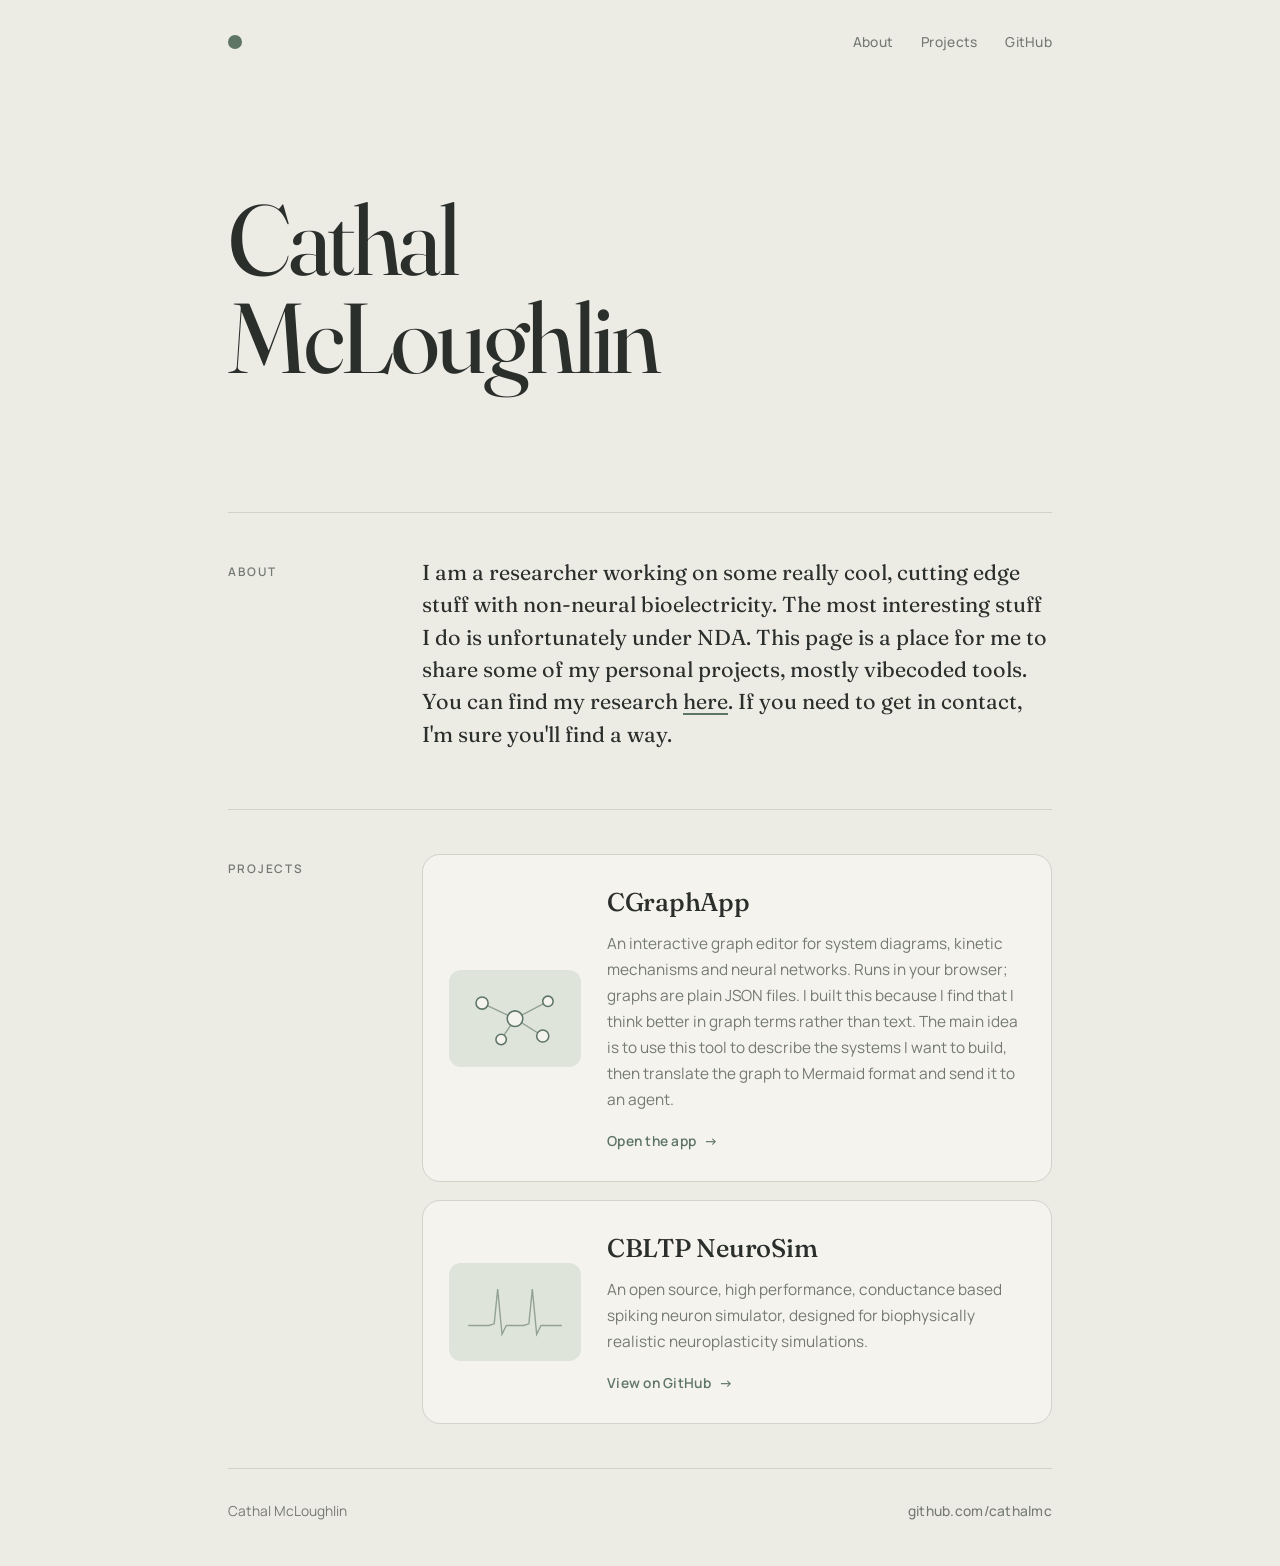
<file: index.html>
<!-- CREATED BY CLAUDE opus5.5 -->
<!doctype html>
<html lang="en">
<head>
    <meta charset="UTF-8">
    <meta name="viewport" content="width=device-width, initial-scale=1.0">
    <title>Cathal McLoughlin</title>
    <link rel="preconnect" href="https://fonts.googleapis.com">
    <link rel="preconnect" href="https://fonts.gstatic.com" crossorigin>
    <link rel="stylesheet" href="https://fonts.googleapis.com/css2?family=Fraunces:opsz,wght@9..144,400;9..144,500&family=Manrope:wght@400;500;600&display=swap">
    <link rel="stylesheet" href="styles.css">
</head>
<body>
    <div class="page">
        <header>
            <span class="mark" aria-hidden="true"></span>
            <nav>
                <a href="#about">About</a>
                <a href="#projects">Projects</a>
                <a href="https://github.com/cathalmc">GitHub</a>
            </nav>
        </header>

        <main>
            <h1>Cathal<br>McLoughlin</h1>

            <!-- ABOUT ME: edit the text inside the <p>...</p> below (add more <p> blocks for more paragraphs). -->
            <section id="about">
                <h2>About</h2>
                <div class="body">
                    <p>I am a researcher working on some really cool, cutting edge stuff with non-neural bioelectricity.  
                        The most interesting stuff I do is unfortunately under NDA.
                        This page is a place for me to share some of my personal projects, mostly vibecoded tools. 
                        You can find my research
                        <a href="https://scholar.google.com/citations?user=89IjIbAAAAAJ&amp;hl=en">here</a>.
                        If you need to get in contact, I'm sure you'll find a way. 
                       </p>
                </div>
            </section>

            <section id="projects">
                <h2>Projects</h2>
                <div class="body">
                    <a class="project" href="CGraphApp/">
                        <svg class="motif" viewBox="0 0 120 80" aria-hidden="true">
                            <path d="M22 22 L60 40 L98 20 M60 40 L44 64 M60 40 L92 60" />
                            <circle cx="22" cy="22" r="7" />
                            <circle cx="60" cy="40" r="9" />
                            <circle cx="98" cy="20" r="6" />
                            <circle cx="44" cy="64" r="6" />
                            <circle cx="92" cy="60" r="7" />
                        </svg>
                        <div>
                            <h3>CGraphApp</h3>
                            <p>An interactive graph editor for system diagrams, kinetic mechanisms
                                and neural networks. Runs in your browser; graphs are plain JSON
                                files. I built this because I find that I think better in graph
                                terms rather than text. The main idea is to use this tool to
                                describe the systems I want to build, then translate the graph to
                                Mermaid format and send it to an agent.</p>
                            <span class="open">Open the app</span>
                        </div>
                    </a>
                    <a class="project" href="https://github.com/cathalmc/CBLTP_NeuroSim">
                        <svg class="motif" viewBox="0 0 120 80" aria-hidden="true">
                            <path d="M6 56 H30 L36 54 L40 14 L45 66 L50 56 H70 L76 54 L80 14 L85 66 L90 56 H114" />
                        </svg>
                        <div>
                            <h3>CBLTP NeuroSim</h3>
                            <p>An open source, high performance, conductance based spiking neuron
                                simulator, designed for biophysically realistic neuroplasticity
                                simulations.</p>
                            <span class="open">View on GitHub</span>
                        </div>
                    </a>
                </div>
            </section>
        </main>

        <footer>
            <span>Cathal McLoughlin</span>
            <a href="https://github.com/cathalmc">github.com/cathalmc</a>
        </footer>
    </div>
</body>
</html>
</file>
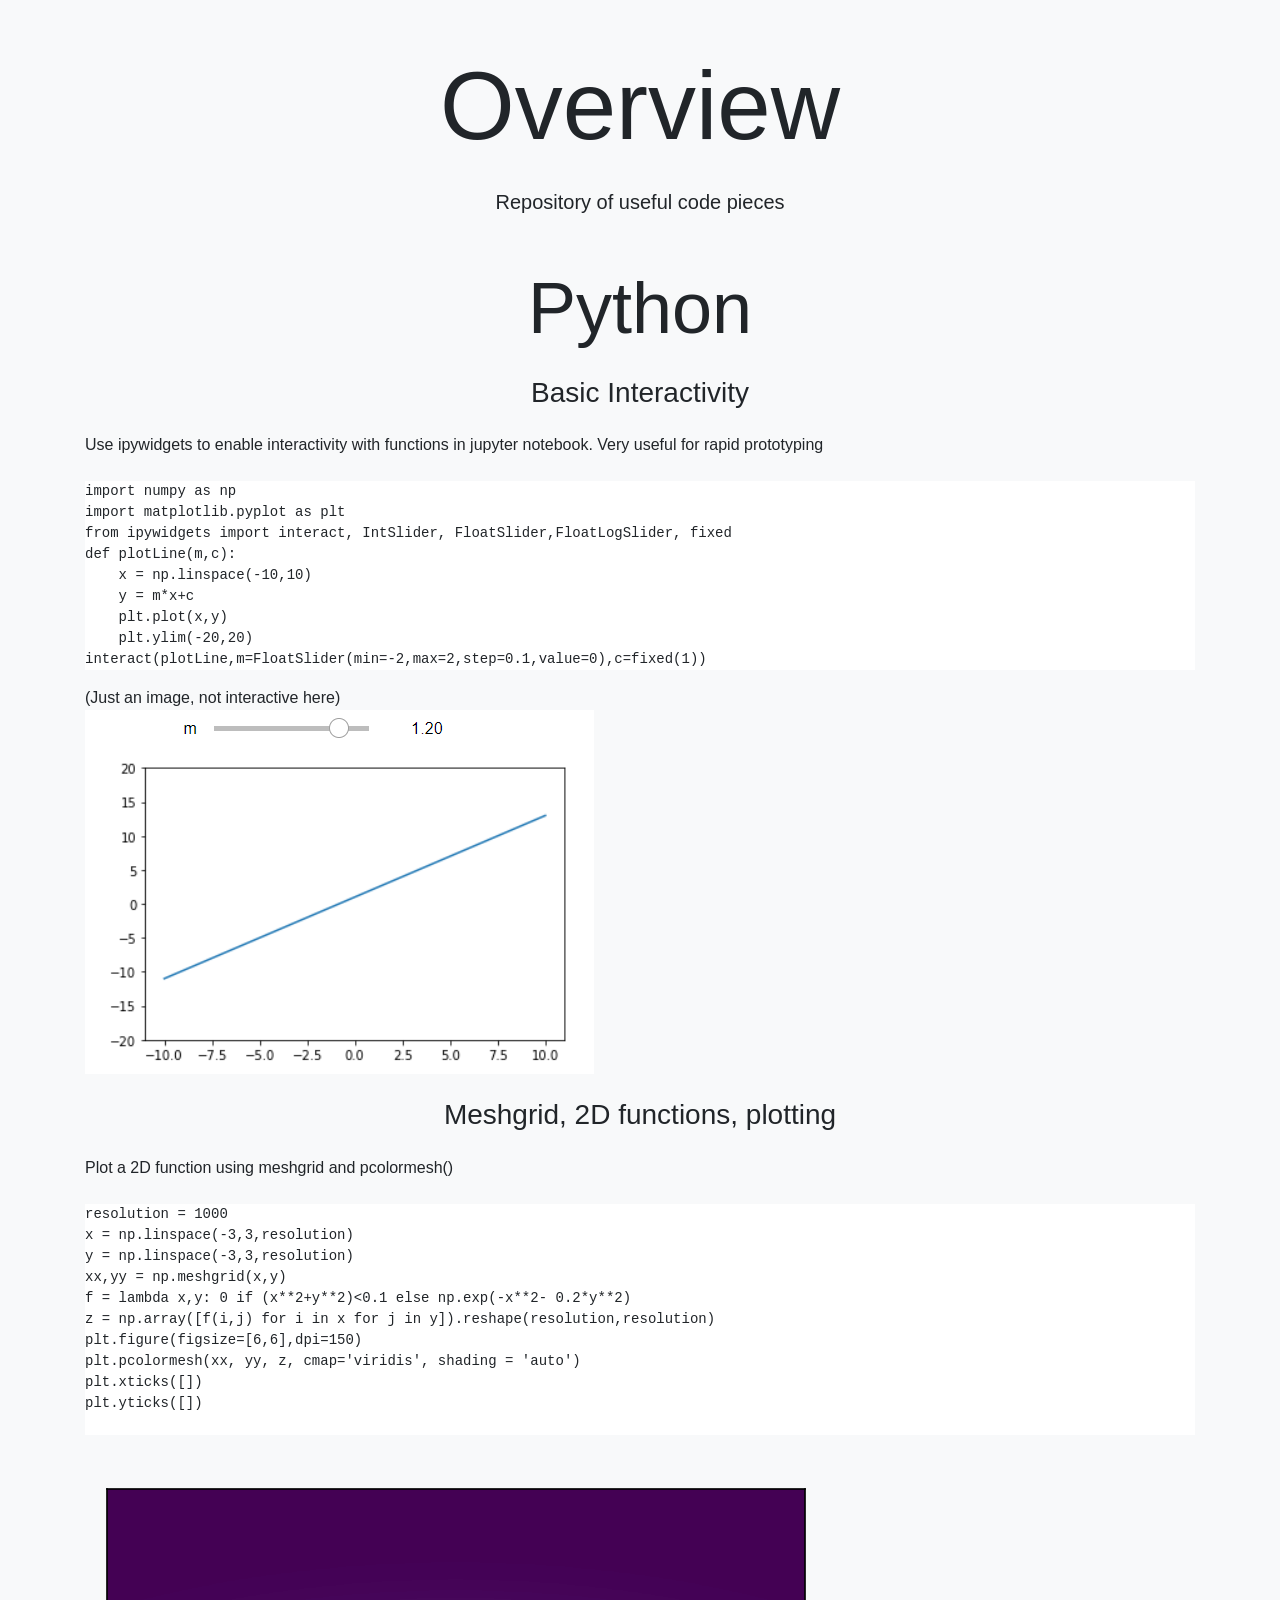
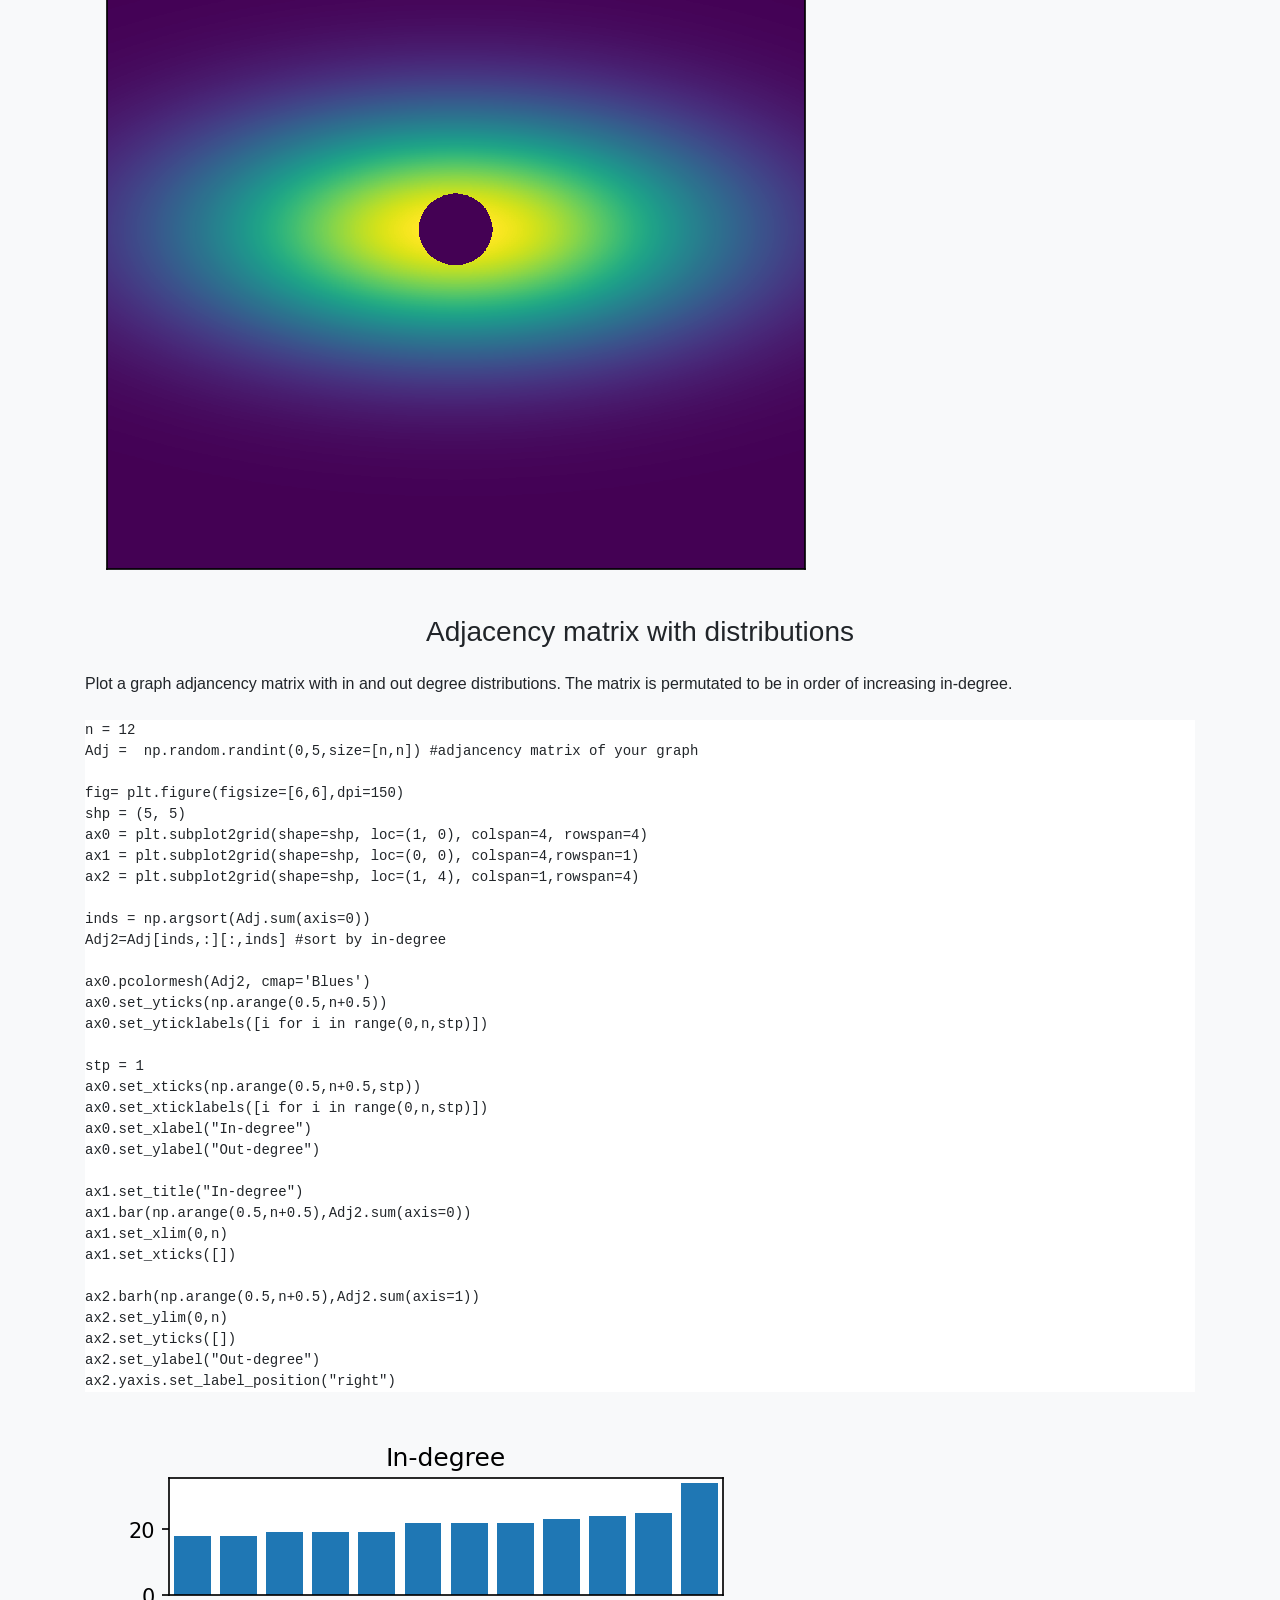
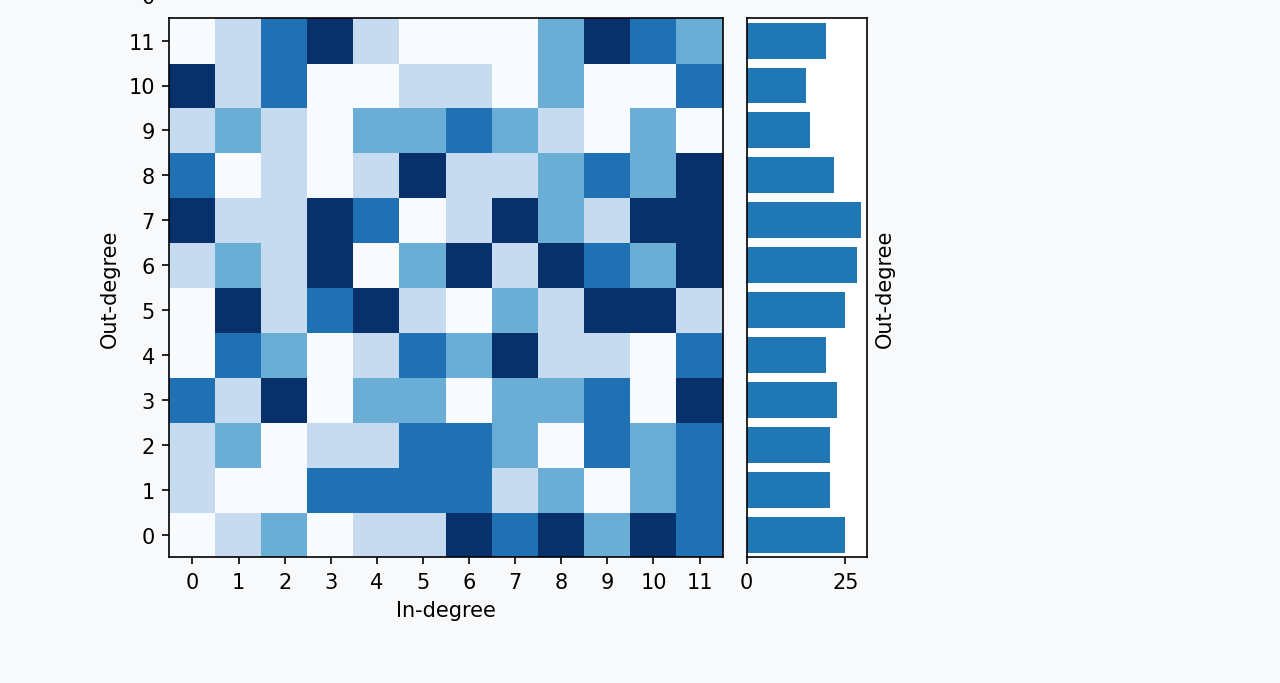
<file: archive/snippets.html>
<html lang="en">
<head>
    <meta charset="UTF-8">
    <meta http-equiv="X-UA-Compatible" content="IE=edge">
    <meta name="viewport" content="width=device-width, initial-scale=1.0">
    <link rel="stylesheet" href="https://stackpath.bootstrapcdn.com/bootstrap/4.3.1/css/bootstrap.min.css" integrity="sha384-ggOyR0iXCbMQv3Xipma34MD+dH/1fQ784/j6cY/iJTQUOhcWr7x9JvoRxT2MZw1T" crossorigin="anonymous">
    <meta name="robots" content="noindex">
    <title>Code Snippets</title>
</head>
<body class = "bg-light">
    <div class="container my-5 mx-auto">
        <h1 class="display-1 text-center my-4" >Overview</h1>
        <div class="text-center lead">
            Repository of useful code pieces
        </div>
    </div>
    <div class="python container my-5 mx-auto">
        <h2 class="display-3 text-center my-4" >Python</h1>
            <div>
            <h3 class="text-center my-4" >Basic Interactivity</h1>
            Use ipywidgets to enable interactivity with functions in jupyter notebook. Very useful for rapid prototyping 
            <br>
            <br>
            <pre class="bg-white"><code >import numpy as np
import matplotlib.pyplot as plt
from ipywidgets import interact, IntSlider, FloatSlider,FloatLogSlider, fixed
def plotLine(m,c):
    x = np.linspace(-10,10)
    y = m*x+c
    plt.plot(x,y)
    plt.ylim(-20,20) 
interact(plotLine,m=FloatSlider(min=-2,max=2,step=0.1,value=0),c=fixed(1))</code></pre>
                (Just an image, not interactive here)
                <br>
                <img src="src/ipywidgets.PNG" class="img-fluid" alt="Example of ipywidgets slider">
            </div>



            <div>
                <h3 class="text-center my-4" >Meshgrid, 2D functions, plotting</h1>
                Plot a 2D function using meshgrid and pcolormesh() 
                <br>
                <br>
<pre class="bg-white"><code>resolution = 1000
x = np.linspace(-3,3,resolution)
y = np.linspace(-3,3,resolution)
xx,yy = np.meshgrid(x,y)
f = lambda x,y: 0 if (x**2+y**2)<0.1 else np.exp(-x**2- 0.2*y**2) 
z = np.array([f(i,j) for i in x for j in y]).reshape(resolution,resolution)
plt.figure(figsize=[6,6],dpi=150)
plt.pcolormesh(xx, yy, z, cmap='viridis', shading = 'auto')
plt.xticks([])
plt.yticks([])
                    </code></pre>
                    <br>
                    <img src="src/imgplot.png" class="img-fluid " alt="Image result">
                </div>


                <div>
                    <h3 class="text-center my-4" >Adjacency matrix with distributions</h1>
                    Plot a graph adjancency matrix with in and out degree distributions. 
                    The matrix is permutated to be in order of increasing in-degree.
                    <br>
                    <br>
    <pre class="bg-white"><code>n = 12
Adj =  np.random.randint(0,5,size=[n,n]) #adjancency matrix of your graph

fig= plt.figure(figsize=[6,6],dpi=150)
shp = (5, 5)
ax0 = plt.subplot2grid(shape=shp, loc=(1, 0), colspan=4, rowspan=4)
ax1 = plt.subplot2grid(shape=shp, loc=(0, 0), colspan=4,rowspan=1)
ax2 = plt.subplot2grid(shape=shp, loc=(1, 4), colspan=1,rowspan=4)

inds = np.argsort(Adj.sum(axis=0))
Adj2=Adj[inds,:][:,inds] #sort by in-degree

ax0.pcolormesh(Adj2, cmap='Blues')
ax0.set_yticks(np.arange(0.5,n+0.5))
ax0.set_yticklabels([i for i in range(0,n,stp)])

stp = 1
ax0.set_xticks(np.arange(0.5,n+0.5,stp))
ax0.set_xticklabels([i for i in range(0,n,stp)])
ax0.set_xlabel("In-degree")
ax0.set_ylabel("Out-degree")

ax1.set_title("In-degree")
ax1.bar(np.arange(0.5,n+0.5),Adj2.sum(axis=0))
ax1.set_xlim(0,n)
ax1.set_xticks([])

ax2.barh(np.arange(0.5,n+0.5),Adj2.sum(axis=1))
ax2.set_ylim(0,n)
ax2.set_yticks([])
ax2.set_ylabel("Out-degree")
ax2.yaxis.set_label_position("right")       </code></pre>
                        <br>
                        <img src="src/adjancencymatrix.png" class="img-fluid " alt="adjancency matrix plot">
                    </div>

    </div>
    
</body>
</html>
</file>
<file: styles.css>
/* CREATED BY CLAUDE opus5.5 */
/* Home page theme: muted stone and sage. Every colour is a variable, so light and dark mode
   share all the rules below and only the palette changes. */
:root {
    --bg: #ecebe4;
    --surface: #f4f3ee;
    --text: #2b2f2c;
    --muted: #747a72;
    --line: #d3d2c8;
    --accent: #5e7565;
    --accentSoft: #dfe4da;
    --serif: "Fraunces", Georgia, serif;
    --sans: "Manrope", "Segoe UI", sans-serif;
}

@media (prefers-color-scheme: dark) {
    :root {
        --bg: #1b1d1b;
        --surface: #232623;
        --text: #dcddd5;
        --muted: #8d938a;
        --line: #343833;
        --accent: #9fb5a4;
        --accentSoft: #2c322d;
    }
}

*,
*::before,
*::after {
    box-sizing: border-box;
}

html {
    scroll-behavior: smooth;
}

body {
    margin: 0;
    background: var(--bg);
    color: var(--text);
    font-family: var(--sans);
    font-size: 1.02rem;
    line-height: 1.7;
    -webkit-font-smoothing: antialiased;
}

::selection {
    background: var(--accent);
    color: var(--bg);
}

a {
    color: inherit;
}

.page {
    max-width: 880px;
    margin: 0 auto;
    padding: 0 28px;
}

/* ---------- header ---------- */

header {
    display: flex;
    align-items: center;
    justify-content: space-between;
    padding: 30px 0;
}

.mark {
    width: 14px;
    height: 14px;
    border-radius: 50%;
    background: var(--accent);
}

nav {
    display: flex;
    gap: 28px;
}

nav a,
footer a {
    font-size: 0.86rem;
    font-weight: 500;
    letter-spacing: 0.02em;
    color: var(--muted);
    text-decoration: none;
    transition: color 0.2s;
}

nav a:hover,
footer a:hover {
    color: var(--text);
}

/* ---------- hero ---------- */

h1 {
    margin: 12vh 0 14vh;
    font-family: var(--serif);
    font-size: clamp(3rem, 10vw, 6.2rem);
    font-weight: 400;
    line-height: 0.98;
    letter-spacing: -0.035em;
}

/* ---------- sections: label on the left, content on the right ---------- */

section {
    display: grid;
    grid-template-columns: 170px 1fr;
    gap: 24px;
    padding: 44px 0;
    border-top: 1px solid var(--line);
    scroll-margin-top: 20px;
}

h2 {
    margin: 5px 0 0;
    font-size: 0.74rem;
    font-weight: 600;
    letter-spacing: 0.16em;
    text-transform: uppercase;
    color: var(--muted);
}

.body p {
    margin: 0 0 14px;
    max-width: 58ch;
}

#about .body p {
    font-family: var(--serif);
    font-size: 1.35rem;
    line-height: 1.5;
}

/* ---------- project card ---------- */

.project {
    display: grid;
    grid-template-columns: 132px 1fr;
    gap: 26px;
    align-items: center;
    padding: 26px;
    background: var(--surface);
    border: 1px solid var(--line);
    border-radius: 18px;
    text-decoration: none;
    transition: border-color 0.25s, transform 0.25s;
}

.project:hover,
.project:focus-visible {
    border-color: var(--accent);
    transform: translateY(-2px);
    outline: none;
}

.motif {
    width: 100%;
    padding: 14px;
    background: var(--accentSoft);
    border-radius: 12px;
}

.motif path {
    fill: none;
    stroke: var(--accent);
    stroke-width: 1.6;
    opacity: 0.6;
}

.motif circle {
    fill: var(--surface);
    stroke: var(--accent);
    stroke-width: 1.8;
}

.project h3 {
    margin: 0 0 6px;
    font-family: var(--serif);
    font-size: 1.6rem;
    font-weight: 500;
    letter-spacing: -0.01em;
}

.project p {
    color: var(--muted);
    font-size: 0.96rem;
}

.open {
    font-size: 0.86rem;
    font-weight: 600;
    letter-spacing: 0.02em;
    color: var(--accent);
}

.open::after {
    content: "\2192";
    display: inline-block;
    margin-left: 8px;
    transition: transform 0.25s;
}

.project:hover .open::after {
    transform: translateX(5px);
}

/* ---------- footer ---------- */

footer {
    display: flex;
    justify-content: space-between;
    padding: 30px 0 44px;
    border-top: 1px solid var(--line);
    font-size: 0.86rem;
    color: var(--muted);
}

/* ---------- small screens ---------- */

@media (max-width: 640px) {
    h1 {
        margin: 8vh 0 9vh;
    }

    section {
        grid-template-columns: 1fr;
        gap: 14px;
        padding: 34px 0;
    }

    .project {
        grid-template-columns: 1fr;
    }

    .motif {
        max-width: 150px;
    }
}

@media (prefers-reduced-motion: reduce) {
    * {
        transition: none !important;
        scroll-behavior: auto !important;
    }
}

#about .body a {
    text-decoration-color: var(--accent);
    text-underline-offset: 4px;
}

.project + .project {
    margin-top: 18px;
}
</file>
